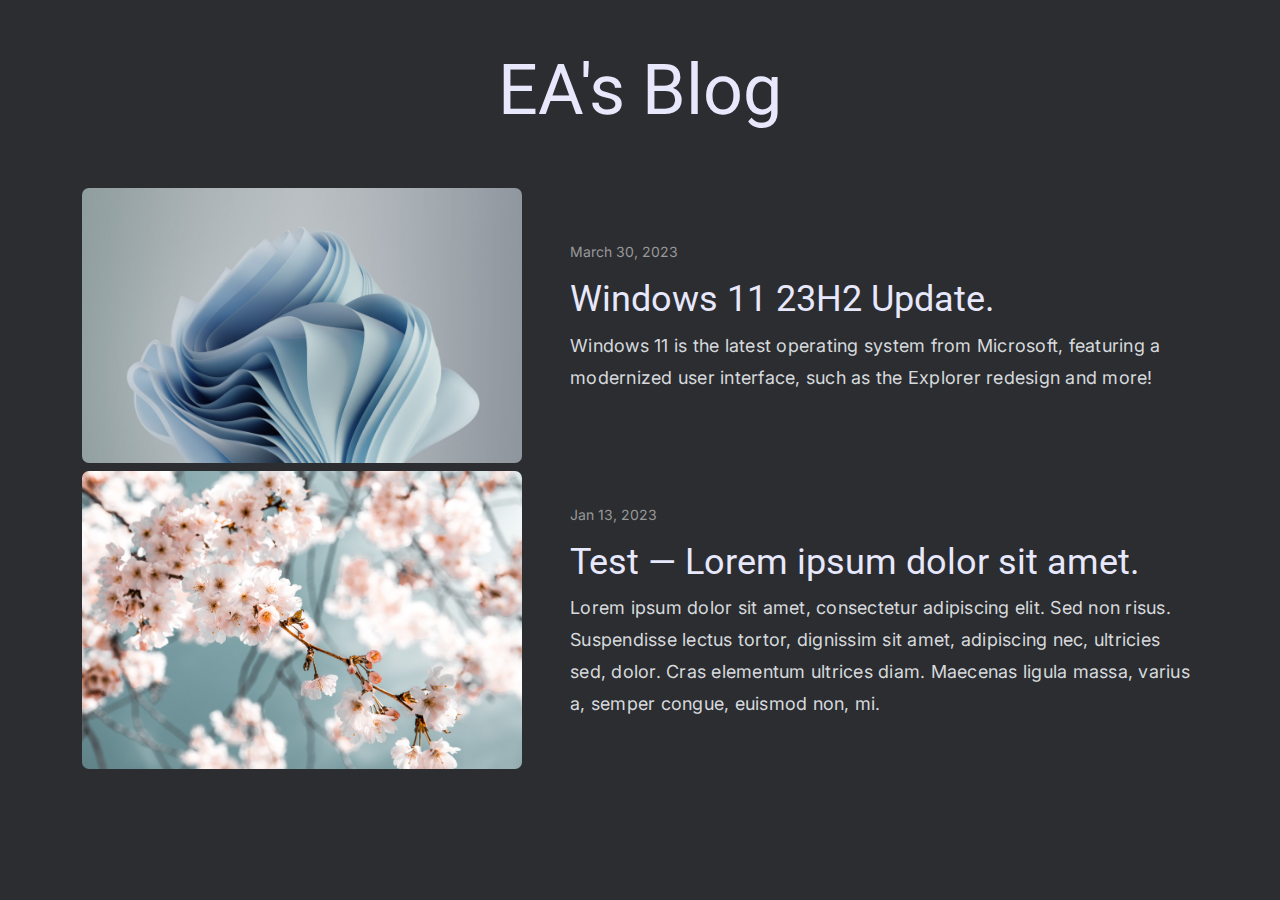
<file: index.html>
<html>
  <head>
    <title>EA's Blog</title>
    <meta charset="UTF-8">
    <meta name="description" content="Info">
    <meta name="keywords" content="EA Blog">
    <link rel="icon" type="image/png" href="logo.png">
    <meta name="author" content="EA">
    <meta name="viewport" content="width=device-width, initial-scale=1.0">
    <link rel="stylesheet" href="home.css">
    <script src="script.js"></script>
    <link href="//fonts.googleapis.com/css?family=Raleway:400,300,600" rel="stylesheet" type="text/css">
    <link rel="preconnect" href="https://fonts.gstatic.com">
    <link rel="preconnect" href="https://fonts.gstatic.com" crossorigin>
    <link href="https://fonts.googleapis.com/css2?family=Inter:wght@200&display=swap" rel="stylesheet">
    <link rel="stylesheet" href="https://preview.colorlib.com/theme/magdesign/fonts/icomoon/style.css">
    <link rel="stylesheet" href="https://preview.colorlib.com/theme/magdesign/fonts/flaticon/font/flaticon.css">
    <link rel="stylesheet" href="https://preview.colorlib.com/theme/magdesign/css/tiny-slider.css">
    <link rel="stylesheet" href="https://preview.colorlib.com/theme/magdesign/css/glightbox.min.css">
    <link rel="stylesheet" href="https://preview.colorlib.com/theme/magdesign/css/aos.css">
    <link rel="stylesheet" href="misc.css">

 </head>
<body>
  
<div class="section pt-5 pb-0">
<div class="container">
<div class="row justify-content-center mb-5">
<div class="col-lg-7 text-center">
<center>
<h1 class="heading" id="Head_Blog">EA's Blog</h1>
</center>
</div>
</div>
<div class="row">
<div class="col-lg-12">
<div class="posts-slide-wrap">
<div class="posts-slide" id="posts-slide">
<div class="item">
<div class="post-entry d-lg-flex">
<div class="me-lg-5 thumbnail mb-4 mb-lg-0">
<a href="/windows-11-update-whats-new.html">
<img src="win15-1024x640.png" alt="Image" class="img-fluid">
</a>
</div>
<div class="content align-self-center">
<div class="post-meta mb-3">
<span class="date">March 30, 2023</span>
</div>
<h1 class="heading"><a href="/windows-11-update-whats-new.html">Windows 11 23H2 Update.</a></h2>
<p>Windows 11 is the latest operating system from Microsoft, featuring a modernized user interface, such as the Explorer redesign and more!</p>
</div>
</div>
</div>
<h1>

  
</h1>
<div class="item">
<div class="post-entry d-lg-flex">
<div class="me-lg-5 thumbnail mb-4 mb-lg-0">
<a href="single.html">
<img src="pexels-louis-2101187.png" alt="Image" class="img-fluid">
</a>
</div>
<div class="content align-self-center">
<div class="post-meta mb-3">
<span class="date">Jan 13, 2023</span>
</div>
<h1 class="heading"><a href="/test.html">Test &mdash; Lorem ipsum dolor sit amet.</a></h2>
<p>Lorem ipsum dolor sit amet, consectetur adipiscing elit. Sed non risus. Suspendisse lectus tortor, dignissim sit amet, adipiscing nec, ultricies sed, dolor. Cras elementum ultrices diam. Maecenas ligula massa, varius a, semper congue, euismod non, mi.</p>
</div>
</div>
</div>
</div>
</div>
</div>
</div>
</div>
</div>
<a href="/test.html">
</a>
</div>
<h1>


</h1>
<h1>

      
</h1>

</body> 

</html>
</file>
<file: home.css>
:root {
/* Colors: */
  --bg: #2b2d31;
  --accent: #5686f5;
  --accent-10: #5686f510;
  --emphasis: #e8e8fd;
  --text: #d7dadd;
/* Typography */
  --h1: 2.25rem;
  --h2: 1.5rem;
  --h3: 1.25rem;
  --paragraph: clamp(1rem, 0.875rem + 0.4vw, 1.125rem);
  --info-text: 1rem;
  --text-width-wide: 70ch;
  --text-width-medium: 60ch;
  --fw-bold: 700; 
  --fw-regular: 500;
  --fw-light: 300;
/* Spacing */
  --spacing-xxs: 0.5em;
  --spacing-xs: 1em;
  --spacing-s: 1.5em;
  --spacing-m: 3em;
  --spacing-l: 6em;
  --spacing-xl: 8em;
/* Misc */
  --radius-xs: 0.25em;
  --radius-s: 0.5em;
  --center-it: auto;
}

p {
  font-size: var(--paragraph);
  color: var(--text);
  line-height: 32px;
  letter-spacing: 0.25px;
}

h1 {
  color: var(--emphasis);
  margin-bottom: var(--spacing-s);
  font-size: var(--h1);
  font-weight: var(--fw-bold);
}

h2 {
  color: var(--emphasis);
  margin-bottom: var(--spacing-s);
  margin-top: var(--spacing-m);
  font-size: var(--h2);
  font-weight: var(--fw-bold);
  font-family: 'Inter', sans-serif;
}

h3 {
  color: var(--accent);
  margin-bottom: var(--spacing-s);
  font-size: var(--h3);
  font-weight: var(--fw-bold);
}


.lonker {
  position: relative;
  color: #3877f5;
  text-decoration: none;
  font-weight: bold;
}

.linker:hover {
  color: #3877f5;
}

.linker::before {
  content: "";
  position: absolute;
  display: block;
  width: 100%;
  height: 2px;
  bottom: 0;
  left: 0;
  background-color: #3877f5;
  transform: scaleX(0);
  transition: transform 0.3s ease;
}

.linker:hover::before {
  transform: scaleX(1);
}
</file>
